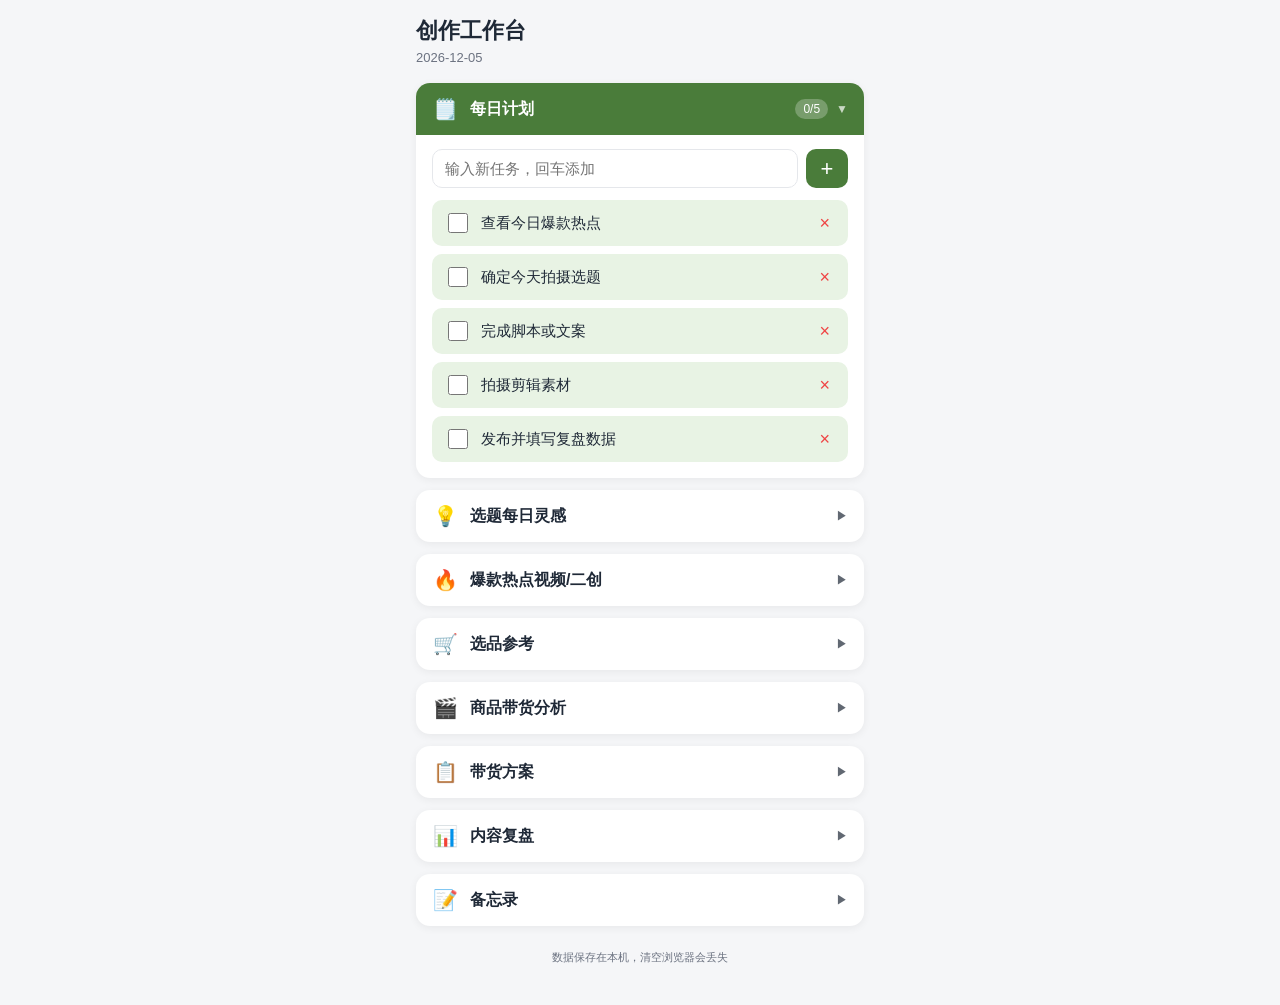
<file: index.html>
<!DOCTYPE html>
<html lang="zh-CN">
<head>
  <meta charset="UTF-8" />
  <meta name="viewport" content="width=device-width, initial-scale=1.0, maximum-scale=1.0, user-scalable=no" />
  <title>创作工作台</title>
  <link rel="stylesheet" href="styles.css?v=20260726b" />
</head>
<body>
  <div class="app">
    <header class="header">
      <div class="header-title">创作工作台</div>
      <div class="header-date" id="todayDate"></div>
    </header>

    <main class="modules">
      <!-- 每日计划 -->
      <section class="module" data-module="plan">
        <div class="module-bar active" onclick="toggleModule('plan')">
          <span class="module-icon">🗒️</span>
          <span class="module-name">每日计划</span>
          <span class="module-badge" id="planBadge">0/0</span>
          <span class="module-chevron">▼</span>
        </div>
        <div class="module-body" id="planBody">
          <div class="task-input-row">
            <input type="text" id="newTaskInput" placeholder="输入新任务，回车添加" />
            <button class="btn-add" onclick="addTask()">+</button>
          </div>
          <ul class="task-list" id="planList"></ul>
        </div>
      </section>

      <!-- 选题每日灵感 -->
      <section class="module" data-module="inspiration">
        <div class="module-bar" onclick="toggleModule('inspiration')">
          <span class="module-icon">💡</span>
          <span class="module-name">选题每日灵感</span>
          <span class="module-chevron">▶</span>
        </div>
        <div class="module-body hidden" id="inspirationBody">
          <div class="inspiration-list" id="inspirationList"></div>
          <button class="btn-refresh" onclick="refreshInspirations()">换一批灵感</button>
        </div>
      </section>

      <!-- 爆款热点视频/二创 -->
      <section class="module" data-module="trending">
        <div class="module-bar" onclick="toggleModule('trending')">
          <span class="module-icon">🔥</span>
          <span class="module-name">爆款热点视频/二创</span>
          <span class="module-chevron">▶</span>
        </div>
        <div class="module-body hidden" id="trendingBody">
          <div class="trending-list" id="trendingList"></div>
          <button class="btn-refresh" onclick="refreshTrending()">刷新热点</button>
        </div>
      </section>

      <!-- 选品参考 -->
      <section class="module" data-module="product">
        <div class="module-bar" onclick="toggleModule('product')">
          <span class="module-icon">🛒</span>
          <span class="module-name">选品参考</span>
          <span class="module-chevron">▶</span>
        </div>
        <div class="module-body hidden" id="productBody">
          <div class="product-tabs">
            <button class="product-tab active" onclick="switchProductTab('tools')">选品工具</button>
            <button class="product-tab" onclick="switchProductTab('forecast')">预爆品方向</button>
            <button class="product-tab" onclick="switchProductTab('checklist')">选品自检</button>
          </div>

          <div class="product-panel" id="productToolsPanel">
            <p class="panel-tip">实时销量/榜单数据需用以下工具查询，点链接直达</p>
            <div class="tool-list" id="toolList"></div>
          </div>

          <div class="product-panel hidden" id="productForecastPanel">
            <p class="panel-tip">按品类整理的近期预爆品方向，每周更新；具体爆品请用左侧工具查实时数据</p>
            <div class="forecast-tabs">
              <button class="forecast-tab active" onclick="switchForecastTab('beauty')">美容个护</button>
              <button class="forecast-tab" onclick="switchForecastTab('digital')">3C百货</button>
            </div>
            <div class="forecast-list" id="forecastList"></div>
          </div>

          <div class="product-panel hidden" id="productChecklistPanel">
            <p class="panel-tip">选品前过一遍这套清单，符合越多越值得带</p>
            <div class="checklist" id="checklist"></div>
          </div>
        </div>
      </section>

      <!-- 商品带货分析 -->
      <section class="module" data-module="analyze">
        <div class="module-bar" onclick="toggleModule('analyze')">
          <span class="module-icon">🎬</span>
          <span class="module-name">商品带货分析</span>
          <span class="module-chevron">▶</span>
        </div>
        <div class="module-body hidden" id="analyzeBody">
          <p class="panel-tip">粘贴商品链接/名称/截图描述，生成单人拍摄思路+带货文案</p>
          <div class="analyze-input-row">
            <textarea id="analyzeInput" rows="2" placeholder="例：戴森HD15吹风机 / 或粘贴商品链接"></textarea>
          </div>
          <button class="btn-save" onclick="analyzeProduct()">生成带货方案</button>
          <div class="analyze-history">
            <div class="analyze-history-title">已分析商品</div>
            <div id="analyzeHistoryList"></div>
          </div>
        </div>
      </section>
      <!-- 带货方案 -->
      <section class="module" data-module="plans">
        <div class="module-bar" onclick="toggleModule('plans')">
          <span class="module-icon">📋</span>
          <span class="module-name">带货方案</span>
          <span class="module-chevron">▶</span>
        </div>
        <div class="module-body hidden" id="plansBody">
          <div class="panel-tip">点击方案查看完整带货文案+拍摄分镜</div>
          <div id="plansList"></div>
        </div>
      </section>


      <!-- 内容复盘 -->
      <section class="module" data-module="review">
        <div class="module-bar" onclick="toggleModule('review')">
          <span class="module-icon">📊</span>
          <span class="module-name">内容复盘</span>
          <span class="module-chevron">▶</span>
        </div>
        <div class="module-body hidden" id="reviewBody">
          <div class="review-form">
            <div class="form-row">
              <label>播放量</label>
              <input type="number" id="reviewViews" placeholder="0" />
            </div>
            <div class="form-row">
              <label>点赞</label>
              <input type="number" id="reviewLikes" placeholder="0" />
            </div>
            <div class="form-row">
              <label>评论</label>
              <input type="number" id="reviewComments" placeholder="0" />
            </div>
            <div class="form-row">
              <label>转发</label>
              <input type="number" id="reviewShares" placeholder="0" />
            </div>
            <div class="form-block">
              <label>今日亮点</label>
              <textarea id="reviewHighlights" rows="2" placeholder="写下今天表现最好的点..."></textarea>
            </div>
            <div class="form-block">
              <label>存在问题</label>
              <textarea id="reviewProblems" rows="2" placeholder="哪里做得不够好？"></textarea>
            </div>
            <div class="form-block">
              <label>优化方向</label>
              <textarea id="reviewOptimizations" rows="2" placeholder="下一步怎么改进？"></textarea>
            </div>
            <button class="btn-save" onclick="saveReview()">保存复盘</button>
          </div>
        </div>
      </section>

      <!-- 备忘录 -->
      <section class="module" data-module="memo">
        <div class="module-bar" onclick="toggleModule('memo')">
          <span class="module-icon">📝</span>
          <span class="module-name">备忘录</span>
          <span class="module-chevron">▶</span>
        </div>
        <div class="module-body hidden" id="memoBody">
          <textarea id="memoText" rows="6" placeholder="随手记下灵感、链接、待办..."></textarea>
          <button class="btn-save" onclick="saveMemo()">保存备忘录</button>
        </div>
      </section>
    </main>

    <footer class="footer">
      数据保存在本机，清空浏览器会丢失
    </footer>
  </div>

  <script src="app.js?v=20260726b"></script>
</body>
</html>
</file>
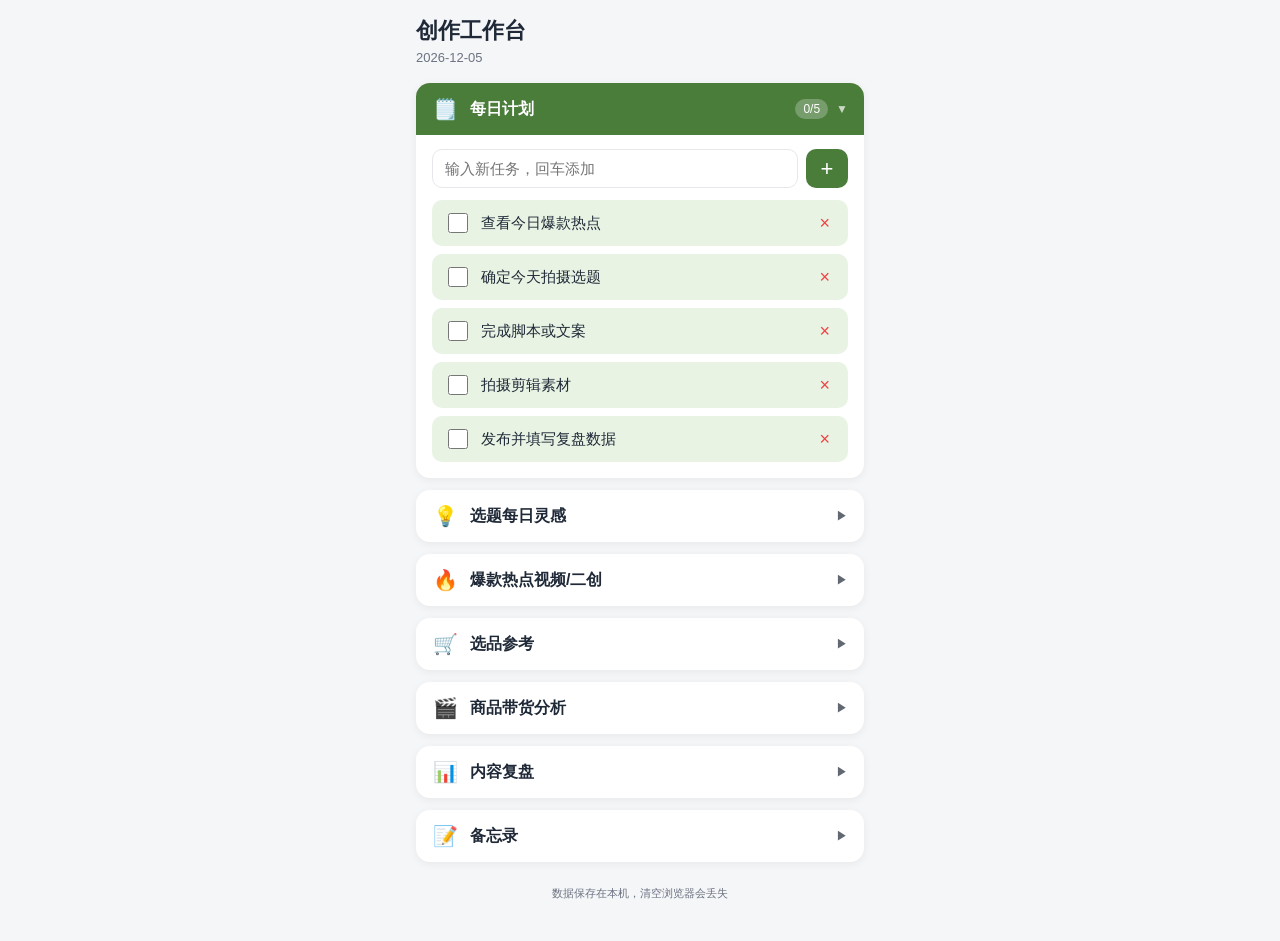
<file: creator-dashboard/index.html>
<!DOCTYPE html>
<html lang="zh-CN">
<head>
  <meta charset="UTF-8" />
  <meta name="viewport" content="width=device-width, initial-scale=1.0, maximum-scale=1.0, user-scalable=no" />
  <title>创作工作台</title>
  <link rel="stylesheet" href="styles.css" />
</head>
<body>
  <div class="app">
    <header class="header">
      <div class="header-title">创作工作台</div>
      <div class="header-date" id="todayDate"></div>
    </header>

    <main class="modules">
      <!-- 每日计划 -->
      <section class="module" data-module="plan">
        <div class="module-bar active" onclick="toggleModule('plan')">
          <span class="module-icon">🗒️</span>
          <span class="module-name">每日计划</span>
          <span class="module-badge" id="planBadge">0/0</span>
          <span class="module-chevron">▼</span>
        </div>
        <div class="module-body" id="planBody">
          <div class="task-input-row">
            <input type="text" id="newTaskInput" placeholder="输入新任务，回车添加" />
            <button class="btn-add" onclick="addTask()">+</button>
          </div>
          <ul class="task-list" id="planList"></ul>
        </div>
      </section>

      <!-- 选题每日灵感 -->
      <section class="module" data-module="inspiration">
        <div class="module-bar" onclick="toggleModule('inspiration')">
          <span class="module-icon">💡</span>
          <span class="module-name">选题每日灵感</span>
          <span class="module-chevron">▶</span>
        </div>
        <div class="module-body hidden" id="inspirationBody">
          <div class="inspiration-list" id="inspirationList"></div>
          <button class="btn-refresh" onclick="refreshInspirations()">换一批灵感</button>
        </div>
      </section>

      <!-- 爆款热点视频/二创 -->
      <section class="module" data-module="trending">
        <div class="module-bar" onclick="toggleModule('trending')">
          <span class="module-icon">🔥</span>
          <span class="module-name">爆款热点视频/二创</span>
          <span class="module-chevron">▶</span>
        </div>
        <div class="module-body hidden" id="trendingBody">
          <div class="trending-list" id="trendingList"></div>
          <button class="btn-refresh" onclick="refreshTrending()">刷新热点</button>
        </div>
      </section>

      <!-- 选品参考 -->
      <section class="module" data-module="product">
        <div class="module-bar" onclick="toggleModule('product')">
          <span class="module-icon">🛒</span>
          <span class="module-name">选品参考</span>
          <span class="module-chevron">▶</span>
        </div>
        <div class="module-body hidden" id="productBody">
          <div class="product-tabs">
            <button class="product-tab active" onclick="switchProductTab('tools')">选品工具</button>
            <button class="product-tab" onclick="switchProductTab('forecast')">预爆品方向</button>
            <button class="product-tab" onclick="switchProductTab('checklist')">选品自检</button>
          </div>

          <div class="product-panel" id="productToolsPanel">
            <p class="panel-tip">实时销量/榜单数据需用以下工具查询，点链接直达</p>
            <div class="tool-list" id="toolList"></div>
          </div>

          <div class="product-panel hidden" id="productForecastPanel">
            <p class="panel-tip">按品类整理的近期预爆品方向，每周更新；具体爆品请用左侧工具查实时数据</p>
            <div class="forecast-tabs">
              <button class="forecast-tab active" onclick="switchForecastTab('beauty')">美容个护</button>
              <button class="forecast-tab" onclick="switchForecastTab('digital')">3C百货</button>
            </div>
            <div class="forecast-list" id="forecastList"></div>
          </div>

          <div class="product-panel hidden" id="productChecklistPanel">
            <p class="panel-tip">选品前过一遍这套清单，符合越多越值得带</p>
            <div class="checklist" id="checklist"></div>
          </div>
        </div>
      </section>

      <!-- 商品带货分析 -->
      <section class="module" data-module="analyze">
        <div class="module-bar" onclick="toggleModule('analyze')">
          <span class="module-icon">🎬</span>
          <span class="module-name">商品带货分析</span>
          <span class="module-chevron">▶</span>
        </div>
        <div class="module-body hidden" id="analyzeBody">
          <p class="panel-tip">粘贴商品链接/名称/截图描述，生成单人拍摄思路+带货文案</p>
          <div class="analyze-input-row">
            <textarea id="analyzeInput" rows="2" placeholder="例：戴森HD15吹风机 / 或粘贴商品链接"></textarea>
          </div>
          <button class="btn-save" onclick="analyzeProduct()">生成带货方案</button>
          <div class="analyze-history">
            <div class="analyze-history-title">已分析商品</div>
            <div id="analyzeHistoryList"></div>
          </div>
        </div>
      </section>

      <!-- 内容复盘 -->
      <section class="module" data-module="review">
        <div class="module-bar" onclick="toggleModule('review')">
          <span class="module-icon">📊</span>
          <span class="module-name">内容复盘</span>
          <span class="module-chevron">▶</span>
        </div>
        <div class="module-body hidden" id="reviewBody">
          <div class="review-form">
            <div class="form-row">
              <label>播放量</label>
              <input type="number" id="reviewViews" placeholder="0" />
            </div>
            <div class="form-row">
              <label>点赞</label>
              <input type="number" id="reviewLikes" placeholder="0" />
            </div>
            <div class="form-row">
              <label>评论</label>
              <input type="number" id="reviewComments" placeholder="0" />
            </div>
            <div class="form-row">
              <label>转发</label>
              <input type="number" id="reviewShares" placeholder="0" />
            </div>
            <div class="form-block">
              <label>今日亮点</label>
              <textarea id="reviewHighlights" rows="2" placeholder="写下今天表现最好的点..."></textarea>
            </div>
            <div class="form-block">
              <label>存在问题</label>
              <textarea id="reviewProblems" rows="2" placeholder="哪里做得不够好？"></textarea>
            </div>
            <div class="form-block">
              <label>优化方向</label>
              <textarea id="reviewOptimizations" rows="2" placeholder="下一步怎么改进？"></textarea>
            </div>
            <button class="btn-save" onclick="saveReview()">保存复盘</button>
          </div>
        </div>
      </section>

      <!-- 备忘录 -->
      <section class="module" data-module="memo">
        <div class="module-bar" onclick="toggleModule('memo')">
          <span class="module-icon">📝</span>
          <span class="module-name">备忘录</span>
          <span class="module-chevron">▶</span>
        </div>
        <div class="module-body hidden" id="memoBody">
          <textarea id="memoText" rows="6" placeholder="随手记下灵感、链接、待办..."></textarea>
          <button class="btn-save" onclick="saveMemo()">保存备忘录</button>
        </div>
      </section>
    </main>

    <footer class="footer">
      数据保存在本机，清空浏览器会丢失
    </footer>
  </div>

  <script src="app.js"></script>
</body>
</html>
</file>
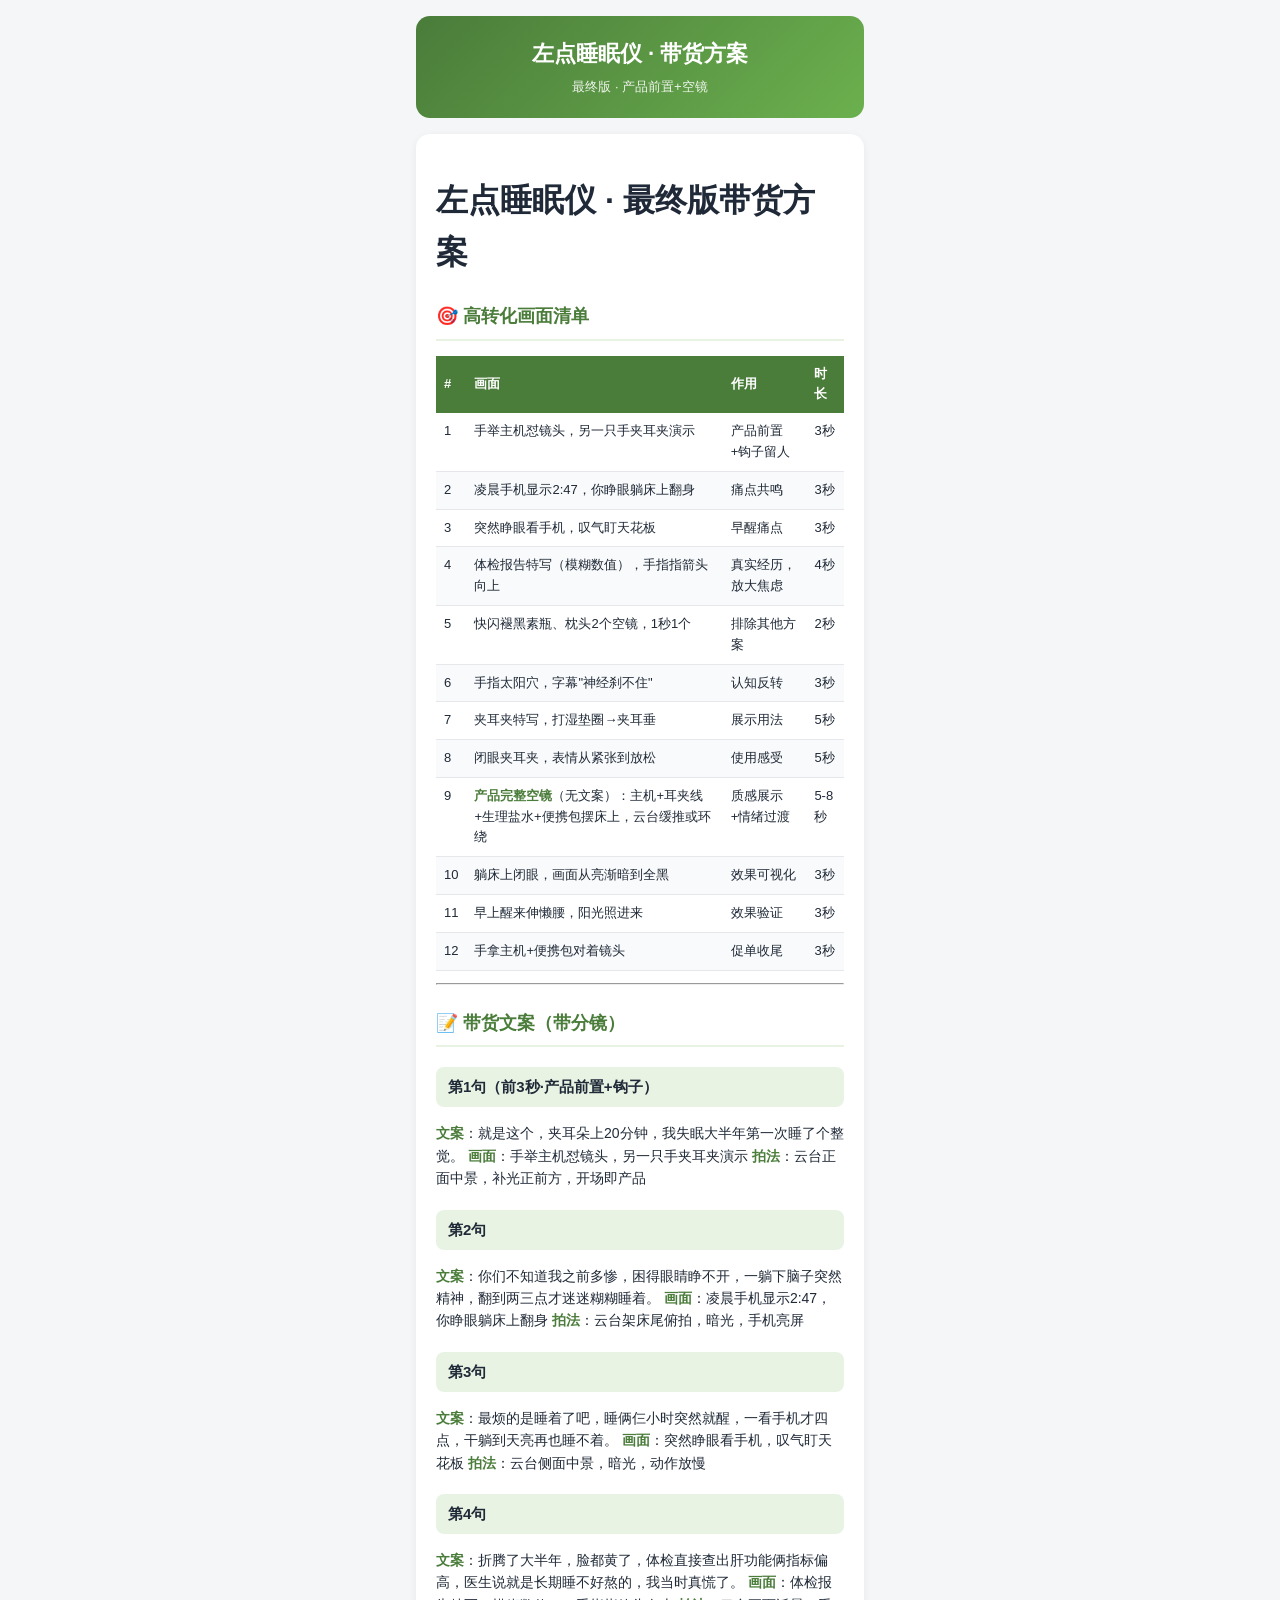
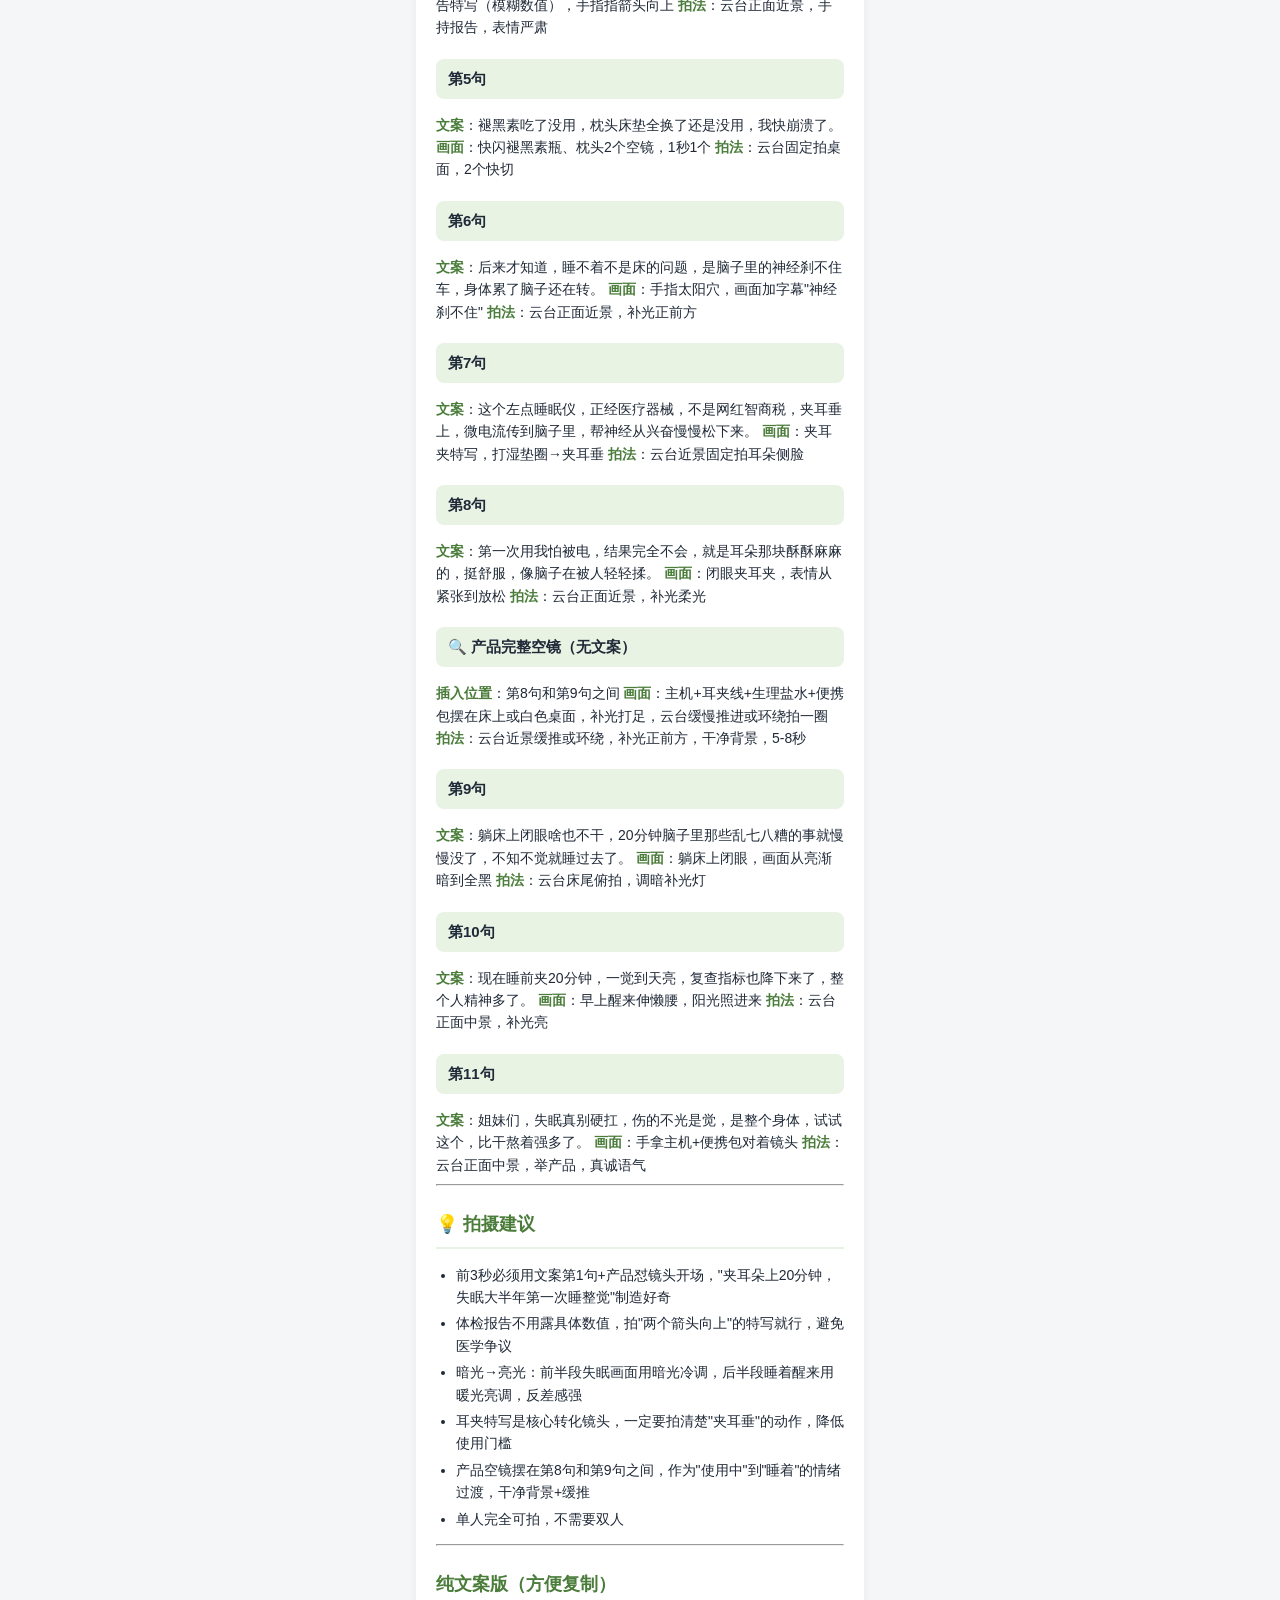
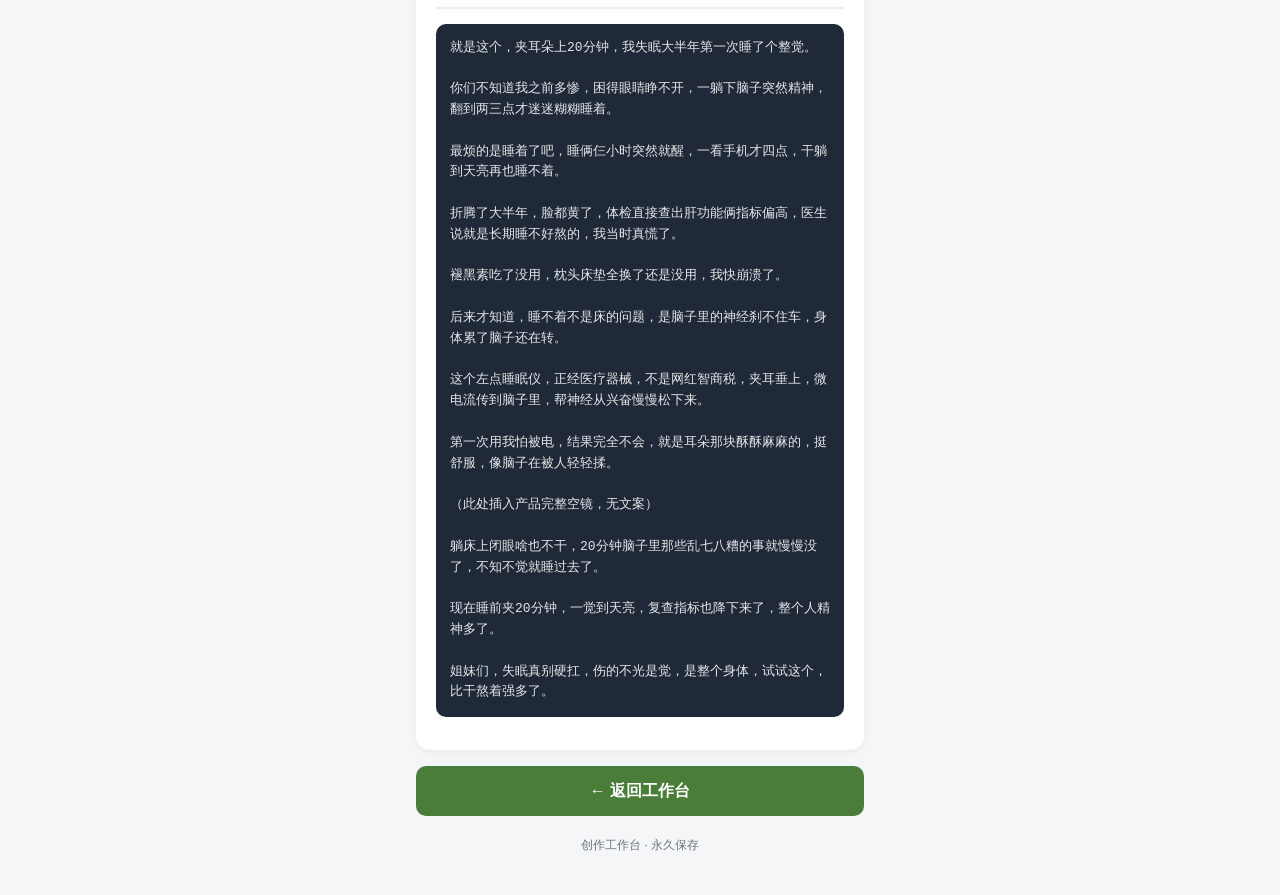
<file: plans/左点睡眠仪-带货方案.html>
<!DOCTYPE html>
<html lang="zh-CN">
<head>
<meta charset="UTF-8">
<meta name="viewport" content="width=device-width, initial-scale=1.0, maximum-scale=1.0, user-scalable=no">
<title>左点睡眠仪 · 带货方案</title>
<style>
:root {
  --bg: #f5f6f8;
  --card: #ffffff;
  --primary: #4a7c3a;
  --primary-light: #e8f3e4;
  --text: #1f2937;
  --text-secondary: #6b7280;
  --border: #e5e7eb;
  --radius: 14px;
}
* { box-sizing: border-box; -webkit-tap-highlight-color: transparent; }
html, body {
  margin: 0; padding: 0;
  background: var(--bg);
  color: var(--text);
  font-family: -apple-system, BlinkMacSystemFont, "Segoe UI", Roboto, sans-serif;
  line-height: 1.6;
}
.app { max-width: 480px; margin: 0 auto; padding: 16px; padding-bottom: 40px; }
.header {
  background: linear-gradient(135deg, #4a7c3a, #6bb04e);
  border-radius: 14px;
  padding: 20px;
  color: #fff;
  margin-bottom: 16px;
  text-align: center;
}
.header h1 { margin: 0; font-size: 22px; }
.header p { margin: 6px 0 0; font-size: 13px; opacity: 0.9; }
.content {
  background: var(--card);
  border-radius: var(--radius);
  padding: 20px;
  box-shadow: 0 2px 8px rgba(0,0,0,0.06);
}
.content h2 {
  color: var(--primary);
  font-size: 18px;
  border-bottom: 2px solid var(--primary-light);
  padding-bottom: 8px;
  margin-top: 24px;
}
.content h2:first-child { margin-top: 0; }
.content h3 {
  font-size: 15px;
  color: var(--text);
  margin-top: 20px;
  padding: 8px 12px;
  background: var(--primary-light);
  border-radius: 8px;
}
.content p { font-size: 14px; color: var(--text); margin: 8px 0; }
.content ul { font-size: 14px; padding-left: 20px; }
.content li { margin: 4px 0; }
.content strong { color: var(--primary); }
.content table {
  width: 100%;
  border-collapse: collapse;
  font-size: 13px;
  margin: 12px 0;
}
.content th {
  background: var(--primary);
  color: #fff;
  padding: 8px;
  text-align: left;
  font-size: 13px;
}
.content td {
  padding: 8px;
  border-bottom: 1px solid var(--border);
  vertical-align: top;
}
.content tr:nth-child(even) td { background: #f9fafb; }
.content pre {
  background: #1f2937;
  color: #e5e7eb;
  padding: 14px;
  border-radius: 10px;
  font-size: 13px;
  overflow-x: auto;
  white-space: pre-wrap;
  word-wrap: break-word;
}
.content code {
  background: #f0f1f3;
  padding: 2px 6px;
  border-radius: 4px;
  font-size: 13px;
}
.content pre code { background: none; padding: 0; }
.footer {
  text-align: center;
  font-size: 12px;
  color: var(--text-secondary);
  margin-top: 20px;
}
.btn-back {
  display: block;
  text-align: center;
  background: var(--primary);
  color: #fff;
  padding: 12px;
  border-radius: 10px;
  text-decoration: none;
  font-weight: 600;
  margin-top: 16px;
}
</style>
</head>
<body>
<div class="app">
  <div class="header">
    <h1>左点睡眠仪 · 带货方案</h1>
    <p>最终版 · 产品前置+空镜</p>
  </div>
  <div class="content">
<h1>左点睡眠仪 · 最终版带货方案</h1>
<h2>🎯 高转化画面清单</h2>
<table>
<thead>
<tr>
<th>#</th>
<th>画面</th>
<th>作用</th>
<th>时长</th>
</tr>
</thead>
<tbody>
<tr>
<td>1</td>
<td>手举主机怼镜头，另一只手夹耳夹演示</td>
<td>产品前置+钩子留人</td>
<td>3秒</td>
</tr>
<tr>
<td>2</td>
<td>凌晨手机显示2:47，你睁眼躺床上翻身</td>
<td>痛点共鸣</td>
<td>3秒</td>
</tr>
<tr>
<td>3</td>
<td>突然睁眼看手机，叹气盯天花板</td>
<td>早醒痛点</td>
<td>3秒</td>
</tr>
<tr>
<td>4</td>
<td>体检报告特写（模糊数值），手指指箭头向上</td>
<td>真实经历，放大焦虑</td>
<td>4秒</td>
</tr>
<tr>
<td>5</td>
<td>快闪褪黑素瓶、枕头2个空镜，1秒1个</td>
<td>排除其他方案</td>
<td>2秒</td>
</tr>
<tr>
<td>6</td>
<td>手指太阳穴，字幕"神经刹不住"</td>
<td>认知反转</td>
<td>3秒</td>
</tr>
<tr>
<td>7</td>
<td>夹耳夹特写，打湿垫圈→夹耳垂</td>
<td>展示用法</td>
<td>5秒</td>
</tr>
<tr>
<td>8</td>
<td>闭眼夹耳夹，表情从紧张到放松</td>
<td>使用感受</td>
<td>5秒</td>
</tr>
<tr>
<td>9</td>
<td><strong>产品完整空镜</strong>（无文案）：主机+耳夹线+生理盐水+便携包摆床上，云台缓推或环绕</td>
<td>质感展示+情绪过渡</td>
<td>5-8秒</td>
</tr>
<tr>
<td>10</td>
<td>躺床上闭眼，画面从亮渐暗到全黑</td>
<td>效果可视化</td>
<td>3秒</td>
</tr>
<tr>
<td>11</td>
<td>早上醒来伸懒腰，阳光照进来</td>
<td>效果验证</td>
<td>3秒</td>
</tr>
<tr>
<td>12</td>
<td>手拿主机+便携包对着镜头</td>
<td>促单收尾</td>
<td>3秒</td>
</tr>
</tbody>
</table>
<hr />
<h2>📝 带货文案（带分镜）</h2>
<h3>第1句（前3秒·产品前置+钩子）</h3>
<p><strong>文案</strong>：就是这个，夹耳朵上20分钟，我失眠大半年第一次睡了个整觉。
<strong>画面</strong>：手举主机怼镜头，另一只手夹耳夹演示
<strong>拍法</strong>：云台正面中景，补光正前方，开场即产品</p>
<h3>第2句</h3>
<p><strong>文案</strong>：你们不知道我之前多惨，困得眼睛睁不开，一躺下脑子突然精神，翻到两三点才迷迷糊糊睡着。
<strong>画面</strong>：凌晨手机显示2:47，你睁眼躺床上翻身
<strong>拍法</strong>：云台架床尾俯拍，暗光，手机亮屏</p>
<h3>第3句</h3>
<p><strong>文案</strong>：最烦的是睡着了吧，睡俩仨小时突然就醒，一看手机才四点，干躺到天亮再也睡不着。
<strong>画面</strong>：突然睁眼看手机，叹气盯天花板
<strong>拍法</strong>：云台侧面中景，暗光，动作放慢</p>
<h3>第4句</h3>
<p><strong>文案</strong>：折腾了大半年，脸都黄了，体检直接查出肝功能俩指标偏高，医生说就是长期睡不好熬的，我当时真慌了。
<strong>画面</strong>：体检报告特写（模糊数值），手指指箭头向上
<strong>拍法</strong>：云台正面近景，手持报告，表情严肃</p>
<h3>第5句</h3>
<p><strong>文案</strong>：褪黑素吃了没用，枕头床垫全换了还是没用，我快崩溃了。
<strong>画面</strong>：快闪褪黑素瓶、枕头2个空镜，1秒1个
<strong>拍法</strong>：云台固定拍桌面，2个快切</p>
<h3>第6句</h3>
<p><strong>文案</strong>：后来才知道，睡不着不是床的问题，是脑子里的神经刹不住车，身体累了脑子还在转。
<strong>画面</strong>：手指太阳穴，画面加字幕"神经刹不住"
<strong>拍法</strong>：云台正面近景，补光正前方</p>
<h3>第7句</h3>
<p><strong>文案</strong>：这个左点睡眠仪，正经医疗器械，不是网红智商税，夹耳垂上，微电流传到脑子里，帮神经从兴奋慢慢松下来。
<strong>画面</strong>：夹耳夹特写，打湿垫圈→夹耳垂
<strong>拍法</strong>：云台近景固定拍耳朵侧脸</p>
<h3>第8句</h3>
<p><strong>文案</strong>：第一次用我怕被电，结果完全不会，就是耳朵那块酥酥麻麻的，挺舒服，像脑子在被人轻轻揉。
<strong>画面</strong>：闭眼夹耳夹，表情从紧张到放松
<strong>拍法</strong>：云台正面近景，补光柔光</p>
<h3>🔍 产品完整空镜（无文案）</h3>
<p><strong>插入位置</strong>：第8句和第9句之间
<strong>画面</strong>：主机+耳夹线+生理盐水+便携包摆在床上或白色桌面，补光打足，云台缓慢推进或环绕拍一圈
<strong>拍法</strong>：云台近景缓推或环绕，补光正前方，干净背景，5-8秒</p>
<h3>第9句</h3>
<p><strong>文案</strong>：躺床上闭眼啥也不干，20分钟脑子里那些乱七八糟的事就慢慢没了，不知不觉就睡过去了。
<strong>画面</strong>：躺床上闭眼，画面从亮渐暗到全黑
<strong>拍法</strong>：云台床尾俯拍，调暗补光灯</p>
<h3>第10句</h3>
<p><strong>文案</strong>：现在睡前夹20分钟，一觉到天亮，复查指标也降下来了，整个人精神多了。
<strong>画面</strong>：早上醒来伸懒腰，阳光照进来
<strong>拍法</strong>：云台正面中景，补光亮</p>
<h3>第11句</h3>
<p><strong>文案</strong>：姐妹们，失眠真别硬扛，伤的不光是觉，是整个身体，试试这个，比干熬着强多了。
<strong>画面</strong>：手拿主机+便携包对着镜头
<strong>拍法</strong>：云台正面中景，举产品，真诚语气</p>
<hr />
<h2>💡 拍摄建议</h2>
<ul>
<li>前3秒必须用文案第1句+产品怼镜头开场，"夹耳朵上20分钟，失眠大半年第一次睡整觉"制造好奇</li>
<li>体检报告不用露具体数值，拍"两个箭头向上"的特写就行，避免医学争议</li>
<li>暗光→亮光：前半段失眠画面用暗光冷调，后半段睡着醒来用暖光亮调，反差感强</li>
<li>耳夹特写是核心转化镜头，一定要拍清楚"夹耳垂"的动作，降低使用门槛</li>
<li>产品空镜摆在第8句和第9句之间，作为"使用中"到"睡着"的情绪过渡，干净背景+缓推</li>
<li>单人完全可拍，不需要双人</li>
</ul>
<hr />
<h2>纯文案版（方便复制）</h2>
<pre><code>就是这个，夹耳朵上20分钟，我失眠大半年第一次睡了个整觉。

你们不知道我之前多惨，困得眼睛睁不开，一躺下脑子突然精神，翻到两三点才迷迷糊糊睡着。

最烦的是睡着了吧，睡俩仨小时突然就醒，一看手机才四点，干躺到天亮再也睡不着。

折腾了大半年，脸都黄了，体检直接查出肝功能俩指标偏高，医生说就是长期睡不好熬的，我当时真慌了。

褪黑素吃了没用，枕头床垫全换了还是没用，我快崩溃了。

后来才知道，睡不着不是床的问题，是脑子里的神经刹不住车，身体累了脑子还在转。

这个左点睡眠仪，正经医疗器械，不是网红智商税，夹耳垂上，微电流传到脑子里，帮神经从兴奋慢慢松下来。

第一次用我怕被电，结果完全不会，就是耳朵那块酥酥麻麻的，挺舒服，像脑子在被人轻轻揉。

（此处插入产品完整空镜，无文案）

躺床上闭眼啥也不干，20分钟脑子里那些乱七八糟的事就慢慢没了，不知不觉就睡过去了。

现在睡前夹20分钟，一觉到天亮，复查指标也降下来了，整个人精神多了。

姐妹们，失眠真别硬扛，伤的不光是觉，是整个身体，试试这个，比干熬着强多了。
</code></pre>
  </div>
  <a class="btn-back" href="../index.html">← 返回工作台</a>
  <div class="footer">创作工作台 · 永久保存</div>
</div>
</body>
</html>
</file>
<file: styles.css>
:root {
  --bg: #f5f6f8;
  --card: #ffffff;
  --primary: #4a7c3a;
  --primary-light: #e8f3e4;
  --text: #1f2937;
  --text-secondary: #6b7280;
  --border: #e5e7eb;
  --danger: #ef4444;
  --radius: 14px;
  --shadow: 0 2px 8px rgba(0, 0, 0, 0.06);
}

* {
  box-sizing: border-box;
  -webkit-tap-highlight-color: transparent;
}

html,
body {
  margin: 0;
  padding: 0;
  background: var(--bg);
  color: var(--text);
  font-family: -apple-system, BlinkMacSystemFont, "Segoe UI", Roboto, "Helvetica Neue", Arial, sans-serif;
  min-height: 100vh;
}

.app {
  max-width: 480px;
  margin: 0 auto;
  padding: 16px;
  padding-bottom: 40px;
}

.header {
  margin-bottom: 18px;
}

.header-title {
  font-size: 22px;
  font-weight: 700;
  color: var(--text);
}

.header-date {
  font-size: 13px;
  color: var(--text-secondary);
  margin-top: 4px;
}

.modules {
  display: flex;
  flex-direction: column;
  gap: 12px;
}

.module {
  background: var(--card);
  border-radius: var(--radius);
  box-shadow: var(--shadow);
  overflow: hidden;
}

.module-bar {
  display: flex;
  align-items: center;
  padding: 14px 16px;
  cursor: pointer;
  transition: background 0.2s;
}

.module-bar:active {
  background: rgba(0, 0, 0, 0.03);
}

.module-bar.active {
  background: var(--primary);
  color: #fff;
}

.module-icon {
  font-size: 20px;
  margin-right: 12px;
  width: 26px;
  text-align: center;
}

.module-name {
  flex: 1;
  font-size: 16px;
  font-weight: 600;
}

.module-badge {
  font-size: 12px;
  background: rgba(255, 255, 255, 0.25);
  padding: 3px 8px;
  border-radius: 10px;
  margin-right: 8px;
}

.module-bar:not(.active) .module-badge {
  display: none;
}

.module-chevron {
  font-size: 12px;
  opacity: 0.7;
  transition: transform 0.2s;
}

.module-body {
  padding: 14px 16px 16px;
  animation: fadeIn 0.2s ease;
}

.module-body.hidden {
  display: none;
}

@keyframes fadeIn {
  from {
    opacity: 0;
    transform: translateY(-4px);
  }
  to {
    opacity: 1;
    transform: translateY(0);
  }
}

/* 每日计划 */
.task-input-row {
  display: flex;
  gap: 8px;
  margin-bottom: 12px;
}

.task-input-row input {
  flex: 1;
  border: 1px solid var(--border);
  border-radius: 10px;
  padding: 10px 12px;
  font-size: 15px;
  outline: none;
}

.task-input-row input:focus {
  border-color: var(--primary);
}

.btn-add {
  width: 42px;
  border: none;
  background: var(--primary);
  color: #fff;
  font-size: 22px;
  border-radius: 10px;
  cursor: pointer;
}

.task-list {
  list-style: none;
  margin: 0;
  padding: 0;
  display: flex;
  flex-direction: column;
  gap: 8px;
}

.task-item {
  display: flex;
  align-items: center;
  gap: 10px;
  background: var(--primary-light);
  padding: 10px 12px;
  border-radius: 10px;
}

.task-item input[type="checkbox"] {
  width: 20px;
  height: 20px;
  accent-color: var(--primary);
  flex-shrink: 0;
}

.task-item .task-text {
  flex: 1;
  font-size: 15px;
}

.task-item.done .task-text {
  text-decoration: line-through;
  color: var(--text-secondary);
}

.task-item .btn-delete {
  border: none;
  background: transparent;
  color: var(--danger);
  font-size: 18px;
  cursor: pointer;
  padding: 2px 6px;
}

.empty-tip {
  text-align: center;
  color: var(--text-secondary);
  font-size: 14px;
  padding: 12px 0;
}

/* 选题灵感 */
.inspiration-list {
  display: flex;
  flex-direction: column;
  gap: 10px;
}

.idea-card {
  border: 1px solid var(--border);
  border-radius: 12px;
  padding: 12px;
  background: #fff;
}

.idea-title {
  font-weight: 600;
  font-size: 15px;
  margin-bottom: 6px;
  line-height: 1.4;
}

.idea-tags {
  display: flex;
  flex-wrap: wrap;
  gap: 6px;
  margin-bottom: 8px;
}

.tag {
  font-size: 11px;
  padding: 3px 8px;
  border-radius: 8px;
  background: var(--primary-light);
  color: var(--primary);
}

.tag.platform {
  background: #fff3e0;
  color: #e65100;
}

.idea-desc {
  font-size: 13px;
  color: var(--text-secondary);
  line-height: 1.5;
  margin-bottom: 10px;
}

.idea-actions {
  display: flex;
  gap: 8px;
}

.idea-actions a,
.idea-actions button {
  flex: 1;
  text-align: center;
  font-size: 12px;
  padding: 7px 0;
  border-radius: 8px;
  text-decoration: none;
  border: none;
  cursor: pointer;
}

.idea-actions a {
  background: #000;
  color: #fff;
}

.idea-actions a.bili {
  background: #fb7299;
}

.idea-actions a.xhs {
  background: #ff2442;
}

.idea-actions .btn-used {
  background: var(--primary);
  color: #fff;
}

.idea-actions .btn-used.used {
  background: var(--border);
  color: var(--text-secondary);
}

/* 爆款热点 */
.trending-list {
  display: flex;
  flex-direction: column;
  gap: 10px;
}

.trend-item {
  border: 1px solid var(--border);
  border-radius: 12px;
  padding: 12px;
}

.trend-header {
  display: flex;
  justify-content: space-between;
  align-items: center;
  margin-bottom: 6px;
}

.trend-title {
  font-weight: 600;
  font-size: 15px;
  flex: 1;
}

.trend-heat {
  font-size: 12px;
  color: #e65100;
  background: #fff3e0;
  padding: 2px 8px;
  border-radius: 8px;
  margin-left: 8px;
}

.trend-angle {
  font-size: 13px;
  color: var(--text-secondary);
  line-height: 1.5;
}

.trend-angle strong {
  color: var(--text);
}

/* 复盘表单 */
.review-form {
  display: flex;
  flex-direction: column;
  gap: 12px;
}

.form-row {
  display: flex;
  align-items: center;
  gap: 10px;
}

.form-row label {
  width: 56px;
  font-size: 14px;
  color: var(--text-secondary);
}

.form-row input {
  flex: 1;
  border: 1px solid var(--border);
  border-radius: 8px;
  padding: 9px 11px;
  font-size: 15px;
  outline: none;
}

.form-block {
  display: flex;
  flex-direction: column;
  gap: 6px;
}

.form-block label {
  font-size: 14px;
  color: var(--text-secondary);
}

.form-block textarea,
#memoText {
  border: 1px solid var(--border);
  border-radius: 10px;
  padding: 10px 12px;
  font-size: 15px;
  outline: none;
  resize: vertical;
  font-family: inherit;
}

.form-block textarea:focus,
#memoText:focus,
.form-row input:focus {
  border-color: var(--primary);
}

.btn-save,
.btn-refresh {
  border: none;
  border-radius: 10px;
  padding: 12px;
  font-size: 15px;
  font-weight: 600;
  cursor: pointer;
}

.btn-save {
  background: var(--primary);
  color: #fff;
}

.btn-refresh {
  background: var(--primary-light);
  color: var(--primary);
  margin-top: 6px;
  width: 100%;
}

.footer {
  text-align: center;
  font-size: 11px;
  color: var(--text-secondary);
  margin-top: 24px;
}

/* 选品参考模块 */
.product-tabs {
  display: flex;
  gap: 6px;
  margin-bottom: 12px;
  background: #f0f1f3;
  border-radius: 10px;
  padding: 4px;
}

.product-tab {
  flex: 1;
  border: none;
  background: transparent;
  padding: 8px 4px;
  font-size: 13px;
  border-radius: 8px;
  cursor: pointer;
  color: var(--text-secondary);
  font-weight: 500;
}

.product-tab.active {
  background: #fff;
  color: var(--text);
  font-weight: 600;
  box-shadow: 0 1px 3px rgba(0, 0, 0, 0.08);
}

.panel-tip {
  font-size: 12px;
  color: var(--text-secondary);
  line-height: 1.5;
  margin: 0 0 10px;
  padding: 8px 10px;
  background: #f9fafb;
  border-radius: 8px;
}

.tool-list {
  display: flex;
  flex-direction: column;
  gap: 8px;
}

.tool-card {
  display: block;
  padding: 10px 12px;
  border: 1px solid var(--border);
  border-radius: 10px;
  text-decoration: none;
  color: var(--text);
  background: #fff;
}

.tool-name {
  font-weight: 600;
  font-size: 15px;
  margin-bottom: 3px;
  display: flex;
  justify-content: space-between;
  align-items: center;
}

.tool-arrow {
  color: var(--text-secondary);
  font-size: 18px;
}

.tool-desc {
  font-size: 12px;
  color: var(--text-secondary);
  line-height: 1.4;
}

.forecast-tabs {
  display: flex;
  gap: 6px;
  margin-bottom: 10px;
}

.forecast-tab {
  flex: 1;
  border: 1px solid var(--border);
  background: #fff;
  padding: 7px;
  font-size: 13px;
  border-radius: 8px;
  cursor: pointer;
  color: var(--text-secondary);
}

.forecast-tab.active {
  background: var(--primary);
  color: #fff;
  border-color: var(--primary);
}

.forecast-list {
  display: flex;
  flex-direction: column;
  gap: 8px;
}

.forecast-card {
  border: 1px solid var(--border);
  border-radius: 10px;
  padding: 10px 12px;
}

.forecast-name {
  font-weight: 600;
  font-size: 14px;
  margin-bottom: 6px;
}

.forecast-meta {
  display: flex;
  gap: 6px;
  margin-bottom: 6px;
  flex-wrap: wrap;
}

.forecast-meta .tag.trend {
  background: #fff3e0;
  color: #e65100;
}

.forecast-logic {
  font-size: 12px;
  color: var(--text-secondary);
  line-height: 1.5;
}

.checklist {
  display: flex;
  flex-direction: column;
  gap: 6px;
}

.check-item {
  display: flex;
  align-items: center;
  gap: 8px;
  padding: 8px 10px;
  border: 1px solid var(--border);
  border-radius: 8px;
  font-size: 13px;
  cursor: pointer;
}

.check-item.checked {
  background: var(--primary-light);
  border-color: var(--primary);
}

.check-item input[type="checkbox"] {
  width: 18px;
  height: 18px;
  accent-color: var(--primary);
  flex-shrink: 0;
}

.check-item span {
  flex: 1;
  line-height: 1.4;
}

.check-item.checked span {
  color: var(--text-secondary);
}

/* 商品带货分析模块 */
.analyze-input-row {
  margin-bottom: 10px;
}

.analyze-input-row textarea {
  width: 100%;
  border: 1px solid var(--border);
  border-radius: 10px;
  padding: 10px 12px;
  font-size: 15px;
  outline: none;
  resize: vertical;
  font-family: inherit;
  box-sizing: border-box;
}

.analyze-input-row textarea:focus {
  border-color: var(--primary);
}

.analyze-history {
  margin-top: 14px;
}

.analyze-history-title {
  font-size: 13px;
  color: var(--text-secondary);
  margin-bottom: 8px;
  font-weight: 600;
}

.history-item {
  padding: 10px 12px;
  border: 1px solid var(--border);
  border-radius: 10px;
  margin-bottom: 6px;
  cursor: pointer;
}

.history-item:active {
  background: #f9fafb;
}

.history-product {
  font-size: 14px;
  font-weight: 600;
  margin-bottom: 2px;
}

.history-time {
  font-size: 11px;
  color: var(--text-secondary);
}

/* 分析结果弹窗 */
.result-modal {
  position: fixed;
  top: 0;
  left: 0;
  right: 0;
  bottom: 0;
  background: rgba(0, 0, 0, 0.5);
  z-index: 1000;
  display: flex;
  align-items: flex-end;
  justify-content: center;
  animation: fadeIn 0.2s;
}

.result-content {
  background: #fff;
  width: 100%;
  max-width: 480px;
  max-height: 88vh;
  border-radius: 18px 18px 0 0;
  padding: 16px;
  overflow-y: auto;
  animation: slideUp 0.25s ease;
}

@keyframes slideUp {
  from { transform: translateY(100%); }
  to { transform: translateY(0); }
}

.result-header {
  display: flex;
  justify-content: space-between;
  align-items: center;
  margin-bottom: 14px;
  padding-bottom: 10px;
  border-bottom: 1px solid var(--border);
}

.result-title {
  font-size: 17px;
  font-weight: 700;
  flex: 1;
  padding-right: 10px;
}

.result-close {
  border: none;
  background: #f0f1f3;
  width: 30px;
  height: 30px;
  border-radius: 50%;
  font-size: 18px;
  color: var(--text-secondary);
  cursor: pointer;
  flex-shrink: 0;
}

.result-section {
  margin-bottom: 16px;
}

.result-section-title {
  font-size: 15px;
  font-weight: 700;
  margin-bottom: 8px;
  color: var(--primary);
}

.result-shot {
  font-size: 13px;
  line-height: 1.6;
  color: var(--text);
  padding: 4px 0;
}

.result-duo {
  font-size: 12px;
  color: #8b5cf6;
  background: #f5f3ff;
  padding: 8px 10px;
  border-radius: 8px;
  margin-top: 8px;
  line-height: 1.5;
}

.result-script {
  background: #f9fafb;
  border-radius: 8px;
  padding: 10px;
  margin-bottom: 8px;
}

.script-shot {
  font-size: 12px;
  color: var(--text-secondary);
  margin-bottom: 4px;
  font-weight: 600;
}

.script-text {
  font-size: 14px;
  line-height: 1.6;
  color: var(--text);
}

.result-actions {
  display: flex;
  gap: 8px;
  margin-top: 6px;
}

.result-actions button {
  flex: 1;
}

.result-video-links {
  display: flex;
  flex-wrap: wrap;
  gap: 8px;
}

.result-video-links a {
  flex: 1;
  min-width: 70px;
  text-align: center;
  font-size: 13px;
  padding: 8px 4px;
  border-radius: 8px;
  text-decoration: none;
  background: #000;
  color: #fff;
  font-weight: 600;
}

.result-video-links a.bili {
  background: #fb7299;
}

.result-video-links a.xhs {
  background: #ff2442;
}

.result-video-links a.chanmama {
  background: #6366f1;
}

/* 带货方案模块 */
.plan-card {
  border: 1px solid var(--border);
  border-radius: 12px;
  padding: 12px;
  margin-bottom: 8px;
  cursor: pointer;
  background: #fff;
}

.plan-card:active {
  background: #f9fafb;
}

.plan-name {
  font-size: 15px;
  font-weight: 700;
  margin-bottom: 4px;
}

.plan-summary {
  font-size: 13px;
  color: var(--text-secondary);
  line-height: 1.5;
  margin-bottom: 4px;
}

.plan-meta {
  font-size: 11px;
  color: var(--text-secondary);
}

.plan-shot {
  background: #f9fafb;
  border-radius: 8px;
  padding: 12px;
  margin-bottom: 10px;
}

.shot-num {
  font-size: 12px;
  color: var(--primary);
  font-weight: 600;
  margin-bottom: 6px;
}

.shot-text {
  font-size: 14px;
  line-height: 1.6;
  color: var(--text);
  margin-bottom: 8px;
  padding: 8px 10px;
  background: #fff;
  border-radius: 6px;
  border-left: 3px solid var(--primary);
}

.shot-detail {
  font-size: 12px;
  color: var(--text-secondary);
  line-height: 1.5;
  margin-top: 4px;
}

.shot-detail strong {
  color: var(--text);
}

.btn-copy-input {
  float: right;
  border: 1px solid var(--primary);
  background: var(--primary-light);
  color: var(--primary);
  font-size: 11px;
  padding: 3px 8px;
  border-radius: 6px;
  cursor: pointer;
  margin-left: 8px;
}
</file>
<file: creator-dashboard/styles.css>
:root {
  --bg: #f5f6f8;
  --card: #ffffff;
  --primary: #4a7c3a;
  --primary-light: #e8f3e4;
  --text: #1f2937;
  --text-secondary: #6b7280;
  --border: #e5e7eb;
  --danger: #ef4444;
  --radius: 14px;
  --shadow: 0 2px 8px rgba(0, 0, 0, 0.06);
}

* {
  box-sizing: border-box;
  -webkit-tap-highlight-color: transparent;
}

html,
body {
  margin: 0;
  padding: 0;
  background: var(--bg);
  color: var(--text);
  font-family: -apple-system, BlinkMacSystemFont, "Segoe UI", Roboto, "Helvetica Neue", Arial, sans-serif;
  min-height: 100vh;
}

.app {
  max-width: 480px;
  margin: 0 auto;
  padding: 16px;
  padding-bottom: 40px;
}

.header {
  margin-bottom: 18px;
}

.header-title {
  font-size: 22px;
  font-weight: 700;
  color: var(--text);
}

.header-date {
  font-size: 13px;
  color: var(--text-secondary);
  margin-top: 4px;
}

.modules {
  display: flex;
  flex-direction: column;
  gap: 12px;
}

.module {
  background: var(--card);
  border-radius: var(--radius);
  box-shadow: var(--shadow);
  overflow: hidden;
}

.module-bar {
  display: flex;
  align-items: center;
  padding: 14px 16px;
  cursor: pointer;
  transition: background 0.2s;
}

.module-bar:active {
  background: rgba(0, 0, 0, 0.03);
}

.module-bar.active {
  background: var(--primary);
  color: #fff;
}

.module-icon {
  font-size: 20px;
  margin-right: 12px;
  width: 26px;
  text-align: center;
}

.module-name {
  flex: 1;
  font-size: 16px;
  font-weight: 600;
}

.module-badge {
  font-size: 12px;
  background: rgba(255, 255, 255, 0.25);
  padding: 3px 8px;
  border-radius: 10px;
  margin-right: 8px;
}

.module-bar:not(.active) .module-badge {
  display: none;
}

.module-chevron {
  font-size: 12px;
  opacity: 0.7;
  transition: transform 0.2s;
}

.module-body {
  padding: 14px 16px 16px;
  animation: fadeIn 0.2s ease;
}

.module-body.hidden {
  display: none;
}

@keyframes fadeIn {
  from {
    opacity: 0;
    transform: translateY(-4px);
  }
  to {
    opacity: 1;
    transform: translateY(0);
  }
}

/* 每日计划 */
.task-input-row {
  display: flex;
  gap: 8px;
  margin-bottom: 12px;
}

.task-input-row input {
  flex: 1;
  border: 1px solid var(--border);
  border-radius: 10px;
  padding: 10px 12px;
  font-size: 15px;
  outline: none;
}

.task-input-row input:focus {
  border-color: var(--primary);
}

.btn-add {
  width: 42px;
  border: none;
  background: var(--primary);
  color: #fff;
  font-size: 22px;
  border-radius: 10px;
  cursor: pointer;
}

.task-list {
  list-style: none;
  margin: 0;
  padding: 0;
  display: flex;
  flex-direction: column;
  gap: 8px;
}

.task-item {
  display: flex;
  align-items: center;
  gap: 10px;
  background: var(--primary-light);
  padding: 10px 12px;
  border-radius: 10px;
}

.task-item input[type="checkbox"] {
  width: 20px;
  height: 20px;
  accent-color: var(--primary);
  flex-shrink: 0;
}

.task-item .task-text {
  flex: 1;
  font-size: 15px;
}

.task-item.done .task-text {
  text-decoration: line-through;
  color: var(--text-secondary);
}

.task-item .btn-delete {
  border: none;
  background: transparent;
  color: var(--danger);
  font-size: 18px;
  cursor: pointer;
  padding: 2px 6px;
}

.empty-tip {
  text-align: center;
  color: var(--text-secondary);
  font-size: 14px;
  padding: 12px 0;
}

/* 选题灵感 */
.inspiration-list {
  display: flex;
  flex-direction: column;
  gap: 10px;
}

.idea-card {
  border: 1px solid var(--border);
  border-radius: 12px;
  padding: 12px;
  background: #fff;
}

.idea-title {
  font-weight: 600;
  font-size: 15px;
  margin-bottom: 6px;
  line-height: 1.4;
}

.idea-tags {
  display: flex;
  flex-wrap: wrap;
  gap: 6px;
  margin-bottom: 8px;
}

.tag {
  font-size: 11px;
  padding: 3px 8px;
  border-radius: 8px;
  background: var(--primary-light);
  color: var(--primary);
}

.tag.platform {
  background: #fff3e0;
  color: #e65100;
}

.idea-desc {
  font-size: 13px;
  color: var(--text-secondary);
  line-height: 1.5;
  margin-bottom: 10px;
}

.idea-actions {
  display: flex;
  gap: 8px;
}

.idea-actions a,
.idea-actions button {
  flex: 1;
  text-align: center;
  font-size: 12px;
  padding: 7px 0;
  border-radius: 8px;
  text-decoration: none;
  border: none;
  cursor: pointer;
}

.idea-actions a {
  background: #000;
  color: #fff;
}

.idea-actions a.bili {
  background: #fb7299;
}

.idea-actions a.xhs {
  background: #ff2442;
}

.idea-actions .btn-used {
  background: var(--primary);
  color: #fff;
}

.idea-actions .btn-used.used {
  background: var(--border);
  color: var(--text-secondary);
}

/* 爆款热点 */
.trending-list {
  display: flex;
  flex-direction: column;
  gap: 10px;
}

.trend-item {
  border: 1px solid var(--border);
  border-radius: 12px;
  padding: 12px;
}

.trend-header {
  display: flex;
  justify-content: space-between;
  align-items: center;
  margin-bottom: 6px;
}

.trend-title {
  font-weight: 600;
  font-size: 15px;
  flex: 1;
}

.trend-heat {
  font-size: 12px;
  color: #e65100;
  background: #fff3e0;
  padding: 2px 8px;
  border-radius: 8px;
  margin-left: 8px;
}

.trend-angle {
  font-size: 13px;
  color: var(--text-secondary);
  line-height: 1.5;
}

.trend-angle strong {
  color: var(--text);
}

/* 复盘表单 */
.review-form {
  display: flex;
  flex-direction: column;
  gap: 12px;
}

.form-row {
  display: flex;
  align-items: center;
  gap: 10px;
}

.form-row label {
  width: 56px;
  font-size: 14px;
  color: var(--text-secondary);
}

.form-row input {
  flex: 1;
  border: 1px solid var(--border);
  border-radius: 8px;
  padding: 9px 11px;
  font-size: 15px;
  outline: none;
}

.form-block {
  display: flex;
  flex-direction: column;
  gap: 6px;
}

.form-block label {
  font-size: 14px;
  color: var(--text-secondary);
}

.form-block textarea,
#memoText {
  border: 1px solid var(--border);
  border-radius: 10px;
  padding: 10px 12px;
  font-size: 15px;
  outline: none;
  resize: vertical;
  font-family: inherit;
}

.form-block textarea:focus,
#memoText:focus,
.form-row input:focus {
  border-color: var(--primary);
}

.btn-save,
.btn-refresh {
  border: none;
  border-radius: 10px;
  padding: 12px;
  font-size: 15px;
  font-weight: 600;
  cursor: pointer;
}

.btn-save {
  background: var(--primary);
  color: #fff;
}

.btn-refresh {
  background: var(--primary-light);
  color: var(--primary);
  margin-top: 6px;
  width: 100%;
}

.footer {
  text-align: center;
  font-size: 11px;
  color: var(--text-secondary);
  margin-top: 24px;
}

/* 选品参考模块 */
.product-tabs {
  display: flex;
  gap: 6px;
  margin-bottom: 12px;
  background: #f0f1f3;
  border-radius: 10px;
  padding: 4px;
}

.product-tab {
  flex: 1;
  border: none;
  background: transparent;
  padding: 8px 4px;
  font-size: 13px;
  border-radius: 8px;
  cursor: pointer;
  color: var(--text-secondary);
  font-weight: 500;
}

.product-tab.active {
  background: #fff;
  color: var(--text);
  font-weight: 600;
  box-shadow: 0 1px 3px rgba(0, 0, 0, 0.08);
}

.panel-tip {
  font-size: 12px;
  color: var(--text-secondary);
  line-height: 1.5;
  margin: 0 0 10px;
  padding: 8px 10px;
  background: #f9fafb;
  border-radius: 8px;
}

.tool-list {
  display: flex;
  flex-direction: column;
  gap: 8px;
}

.tool-card {
  display: block;
  padding: 10px 12px;
  border: 1px solid var(--border);
  border-radius: 10px;
  text-decoration: none;
  color: var(--text);
  background: #fff;
}

.tool-name {
  font-weight: 600;
  font-size: 15px;
  margin-bottom: 3px;
  display: flex;
  justify-content: space-between;
  align-items: center;
}

.tool-arrow {
  color: var(--text-secondary);
  font-size: 18px;
}

.tool-desc {
  font-size: 12px;
  color: var(--text-secondary);
  line-height: 1.4;
}

.forecast-tabs {
  display: flex;
  gap: 6px;
  margin-bottom: 10px;
}

.forecast-tab {
  flex: 1;
  border: 1px solid var(--border);
  background: #fff;
  padding: 7px;
  font-size: 13px;
  border-radius: 8px;
  cursor: pointer;
  color: var(--text-secondary);
}

.forecast-tab.active {
  background: var(--primary);
  color: #fff;
  border-color: var(--primary);
}

.forecast-list {
  display: flex;
  flex-direction: column;
  gap: 8px;
}

.forecast-card {
  border: 1px solid var(--border);
  border-radius: 10px;
  padding: 10px 12px;
}

.forecast-name {
  font-weight: 600;
  font-size: 14px;
  margin-bottom: 6px;
}

.forecast-meta {
  display: flex;
  gap: 6px;
  margin-bottom: 6px;
  flex-wrap: wrap;
}

.forecast-meta .tag.trend {
  background: #fff3e0;
  color: #e65100;
}

.forecast-logic {
  font-size: 12px;
  color: var(--text-secondary);
  line-height: 1.5;
}

.checklist {
  display: flex;
  flex-direction: column;
  gap: 6px;
}

.check-item {
  display: flex;
  align-items: center;
  gap: 8px;
  padding: 8px 10px;
  border: 1px solid var(--border);
  border-radius: 8px;
  font-size: 13px;
  cursor: pointer;
}

.check-item.checked {
  background: var(--primary-light);
  border-color: var(--primary);
}

.check-item input[type="checkbox"] {
  width: 18px;
  height: 18px;
  accent-color: var(--primary);
  flex-shrink: 0;
}

.check-item span {
  flex: 1;
  line-height: 1.4;
}

.check-item.checked span {
  color: var(--text-secondary);
}

/* 商品带货分析模块 */
.analyze-input-row {
  margin-bottom: 10px;
}

.analyze-input-row textarea {
  width: 100%;
  border: 1px solid var(--border);
  border-radius: 10px;
  padding: 10px 12px;
  font-size: 15px;
  outline: none;
  resize: vertical;
  font-family: inherit;
  box-sizing: border-box;
}

.analyze-input-row textarea:focus {
  border-color: var(--primary);
}

.analyze-history {
  margin-top: 14px;
}

.analyze-history-title {
  font-size: 13px;
  color: var(--text-secondary);
  margin-bottom: 8px;
  font-weight: 600;
}

.history-item {
  padding: 10px 12px;
  border: 1px solid var(--border);
  border-radius: 10px;
  margin-bottom: 6px;
  cursor: pointer;
}

.history-item:active {
  background: #f9fafb;
}

.history-product {
  font-size: 14px;
  font-weight: 600;
  margin-bottom: 2px;
}

.history-time {
  font-size: 11px;
  color: var(--text-secondary);
}

/* 分析结果弹窗 */
.result-modal {
  position: fixed;
  top: 0;
  left: 0;
  right: 0;
  bottom: 0;
  background: rgba(0, 0, 0, 0.5);
  z-index: 1000;
  display: flex;
  align-items: flex-end;
  justify-content: center;
  animation: fadeIn 0.2s;
}

.result-content {
  background: #fff;
  width: 100%;
  max-width: 480px;
  max-height: 88vh;
  border-radius: 18px 18px 0 0;
  padding: 16px;
  overflow-y: auto;
  animation: slideUp 0.25s ease;
}

@keyframes slideUp {
  from { transform: translateY(100%); }
  to { transform: translateY(0); }
}

.result-header {
  display: flex;
  justify-content: space-between;
  align-items: center;
  margin-bottom: 14px;
  padding-bottom: 10px;
  border-bottom: 1px solid var(--border);
}

.result-title {
  font-size: 17px;
  font-weight: 700;
  flex: 1;
  padding-right: 10px;
}

.result-close {
  border: none;
  background: #f0f1f3;
  width: 30px;
  height: 30px;
  border-radius: 50%;
  font-size: 18px;
  color: var(--text-secondary);
  cursor: pointer;
  flex-shrink: 0;
}

.result-section {
  margin-bottom: 16px;
}

.result-section-title {
  font-size: 15px;
  font-weight: 700;
  margin-bottom: 8px;
  color: var(--primary);
}

.result-shot {
  font-size: 13px;
  line-height: 1.6;
  color: var(--text);
  padding: 4px 0;
}

.result-duo {
  font-size: 12px;
  color: #8b5cf6;
  background: #f5f3ff;
  padding: 8px 10px;
  border-radius: 8px;
  margin-top: 8px;
  line-height: 1.5;
}

.result-script {
  background: #f9fafb;
  border-radius: 8px;
  padding: 10px;
  margin-bottom: 8px;
}

.script-shot {
  font-size: 12px;
  color: var(--text-secondary);
  margin-bottom: 4px;
  font-weight: 600;
}

.script-text {
  font-size: 14px;
  line-height: 1.6;
  color: var(--text);
}

.result-actions {
  display: flex;
  gap: 8px;
  margin-top: 6px;
}

.result-actions button {
  flex: 1;
}

.result-video-links {
  display: flex;
  flex-wrap: wrap;
  gap: 8px;
}

.result-video-links a {
  flex: 1;
  min-width: 70px;
  text-align: center;
  font-size: 13px;
  padding: 8px 4px;
  border-radius: 8px;
  text-decoration: none;
  background: #000;
  color: #fff;
  font-weight: 600;
}

.result-video-links a.bili {
  background: #fb7299;
}

.result-video-links a.xhs {
  background: #ff2442;
}

.result-video-links a.chanmama {
  background: #6366f1;
}
</file>
